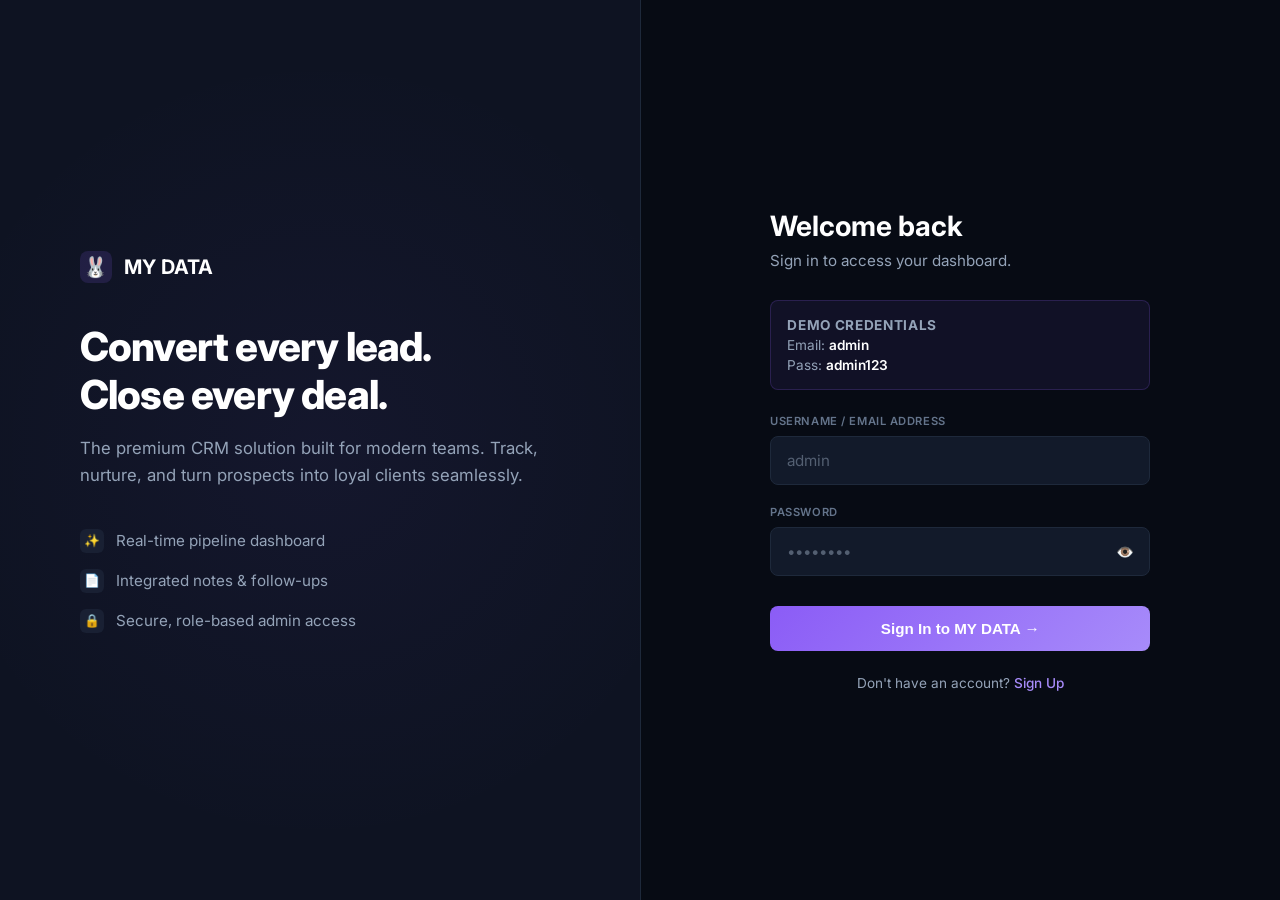
<file: task 2/index.html>
<!DOCTYPE html>
<html lang="en">
<head>
  <meta charset="UTF-8">
  <meta name="viewport" content="width=device-width, initial-scale=1.0">
  <title>MY DATA CRM | Login</title>
  <link rel="stylesheet" href="style.css">
  <link href="https://fonts.googleapis.com/css2?family=Inter:wght@400;500;600;700;800&display=swap" rel="stylesheet">
</head>
<body class="login-body">

<div class="login-split-container">
  
  <!-- Left Side: Branding -->
  <div class="login-left backdrop-glow">
    <div class="left-content">
      <div class="brand-logo">
        <div class="logo-icon-container" style="font-size: 20px;">🐰</div>
        <span class="logo-text">MY DATA</span>
      </div>
      
      <h1 class="hero-title">Convert every lead.<br>Close every deal.</h1>
      <p class="hero-subtitle">The premium CRM solution built for modern teams. Track, nurture, and turn prospects into loyal clients seamlessly.</p>
      
      <ul class="feature-list">
        <li><div class="feature-icon">✨</div> Real-time pipeline dashboard</li>
        <li><div class="feature-icon">📄</div> Integrated notes & follow-ups</li>
        <li><div class="feature-icon">🔒</div> Secure, role-based admin access</li>
      </ul>
    </div>
  </div>

  <!-- Right Side: Login Form -->
  <div class="login-right">
    <div class="login-box">
      <h2>Welcome back</h2>
      <p class="login-desc">Sign in to access your dashboard.</p>
      
      <div class="demo-credentials">
        <p class="demo-title">DEMO CREDENTIALS</p>
        <p>Email: <span class="text-white">admin</span></p>
        <p>Pass: <span class="text-white">admin123</span></p>
      </div>

      <div class="form-group">
        <label>USERNAME / EMAIL ADDRESS</label>
        <input type="text" id="username" placeholder="admin">
      </div>
      
      <div class="form-group">
        <label>PASSWORD</label>
        <div class="input-with-icon">
          <input type="password" id="password" placeholder="••••••••">
          <span class="eye-icon">👁️</span>
        </div>
      </div>
      
      <button class="primary-btn" onclick="login()">Sign In to MY DATA &rarr;</button>
      
      <p class="signup-link">Don't have an account? <a href="#">Sign Up</a></p>
    </div>
  </div>

</div>

<script src="script.js"></script>
</body>
</html
</file>
<file: task 2/style.css>
@import url('https://fonts.googleapis.com/css2?family=Inter:wght@400;500;600;700;800&display=swap');

:root {
  --bg-dark: #070B14;       /* Main deep navy background */
  --bg-panel: #0E1322;      /* Sidebar / Panels */
  --bg-input: #121A2A;      /* Input fields */
  --border-light: #1E293B;  
  
  --primary: #8B5CF6;       /* Purple gradient start */
  --primary-light: #A78BFA; /* Purple gradient end */
  --primary-glow: rgba(139, 92, 246, 0.4);
  
  --text-main: #FFFFFF;
  --text-muted: #94A3B8;
  --text-label: #64748B;
  
  /* Status Colors */
  --success: #10B981;
  --success-bg: rgba(16, 185, 129, 0.15);
  --warning: #F59E0B;
  --warning-bg: rgba(245, 158, 11, 0.15);
  --danger: #EF4444;
  --danger-bg: rgba(239, 68, 68, 0.15);
  --accent-blue: #3B82F6;
  --accent-blue-bg: rgba(59, 130, 246, 0.15);
}

* {
  box-sizing: border-box;
  margin: 0;
  padding: 0;
}

body {
  font-family: 'Inter', sans-serif;
  background-color: var(--bg-dark);
  color: var(--text-main);
  min-height: 100vh;
  -webkit-font-smoothing: antialiased;
}

/* -------------------------------------
   LOGIN PAGE SPECIFIC
-------------------------------------- */
.login-body {
  overflow: hidden;
}

.login-split-container {
  display: flex;
  height: 100vh;
}

/* Left Side */
.login-left {
  flex: 1;
  background-color: var(--bg-panel);
  position: relative;
  display: flex;
  align-items: center;
  justify-content: center;
  padding: 40px;
  border-right: 1px solid var(--border-light);
  overflow: hidden;
}

.login-left::before {
  content: "";
  position: absolute;
  top: 50%;
  left: 50%;
  transform: translate(-50%, -50%);
  width: 800px;
  height: 800px;
  background: radial-gradient(circle, rgba(139, 92, 246, 0.05) 0%, transparent 70%);
  z-index: 0;
}

.left-content {
  position: relative;
  z-index: 1;
  max-width: 480px;
}

.brand-logo {
  display: flex;
  align-items: center;
  gap: 12px;
  margin-bottom: 40px;
}

.logo-icon-container {
  width: 32px;
  height: 32px;
  background: rgba(139, 92, 246, 0.15);
  border-radius: 8px;
  display: flex;
  align-items: center;
  justify-content: center;
}

.logo-text {
  font-size: 1.25rem;
  font-weight: 700;
  color: var(--text-main);
}

.hero-title {
  font-size: 2.5rem;
  font-weight: 800;
  line-height: 1.2;
  margin-bottom: 16px;
  letter-spacing: -0.02em;
}

.hero-subtitle {
  color: var(--text-muted);
  font-size: 1.05rem;
  line-height: 1.6;
  margin-bottom: 40px;
}

.feature-list {
  list-style: none;
}

.feature-list li {
  display: flex;
  align-items: center;
  gap: 12px;
  margin-bottom: 16px;
  color: var(--text-muted);
  font-size: 0.95rem;
}

.feature-icon {
  width: 24px;
  height: 24px;
  background: #192033;
  border-radius: 6px;
  display: flex;
  align-items: center;
  justify-content: center;
  font-size: 0.8rem;
}

/* Right Side */
.login-right {
  flex: 1;
  display: flex;
  align-items: center;
  justify-content: center;
  padding: 40px;
  background-color: var(--bg-dark);
}

.login-box {
  width: 100%;
  max-width: 380px;
}

.login-box h2 {
  font-size: 1.75rem;
  font-weight: 700;
  margin-bottom: 8px;
}

.login-desc {
  color: var(--text-muted);
  font-size: 0.95rem;
  margin-bottom: 30px;
}

.demo-credentials {
  background: rgba(139, 92, 246, 0.08);
  border: 1px solid rgba(139, 92, 246, 0.2);
  border-radius: 8px;
  padding: 16px;
  margin-bottom: 24px;
}

.demo-title {
  font-size: 0.7rem;
  font-weight: 700;
  color: var(--primary-light);
  letter-spacing: 0.05em;
  margin-bottom: 6px;
}

.demo-credentials p {
  font-size: 0.85rem;
  color: var(--text-muted);
  margin-bottom: 4px;
}

.demo-credentials p:last-child {
  margin-bottom: 0;
}

.text-white {
  color: white;
  font-weight: 600;
}

/* Forms & Inputs */
.form-group {
  margin-bottom: 20px;
}

.form-group label {
  display: block;
  font-size: 0.7rem;
  font-weight: 600;
  color: var(--text-label);
  letter-spacing: 0.05em;
  margin-bottom: 8px;
}

input {
  width: 100%;
  padding: 14px 16px;
  background: var(--bg-input);
  border: 1px solid var(--border-light);
  border-radius: 8px;
  color: var(--text-main);
  font-family: inherit;
  font-size: 0.95rem;
  transition: all 0.2s ease;
}

input:focus {
  outline: none;
  border-color: var(--primary);
  box-shadow: 0 0 0 2px rgba(139, 92, 246, 0.2);
}

input::placeholder {
  color: var(--text-muted);
  opacity: 0.5;
}

.input-with-icon {
  position: relative;
}

.eye-icon {
  position: absolute;
  right: 16px;
  top: 50%;
  transform: translateY(-50%);
  color: var(--text-muted);
  cursor: pointer;
  font-size: 0.9rem;
}

.primary-btn {
  width: 100%;
  padding: 14px;
  background: linear-gradient(135deg, var(--primary), var(--primary-light));
  color: white;
  border: none;
  border-radius: 8px;
  font-size: 0.95rem;
  font-weight: 600;
  cursor: pointer;
  margin-top: 10px;
  transition: all 0.3s ease;
}

.primary-btn:hover {
  box-shadow: 0 4px 20px var(--primary-glow);
  transform: translateY(-1px);
}

.signup-link {
  text-align: center;
  margin-top: 24px;
  font-size: 0.85rem;
  color: var(--text-muted);
}

.signup-link a {
  color: var(--primary-light);
  text-decoration: none;
  font-weight: 500;
}

/* -------------------------------------
   DASHBOARD / SPA LAYOUT
-------------------------------------- */
.app-container {
  display: flex;
  height: 100vh;
  overflow: hidden;
}

/* Sidebar */
.sidebar {
  width: 250px;
  background-color: var(--bg-panel);
  border-right: 1px solid var(--border-light);
  display: flex;
  flex-direction: column;
  padding: 24px 16px;
}

.sidebar .brand-logo {
  margin-bottom: 40px;
  padding: 0 12px;
}

.nav-section-title {
  font-size: 0.65rem;
  color: var(--text-label);
  letter-spacing: 0.1em;
  font-weight: 700;
  margin-bottom: 12px;
  padding: 0 12px;
  text-transform: uppercase;
}

.nav-items {
  list-style: none;
  margin-bottom: 30px;
}

.nav-items li {
  margin-bottom: 4px;
}

.nav-items a {
  display: flex;
  align-items: center;
  gap: 12px;
  padding: 10px 12px;
  border-radius: 8px;
  color: var(--text-muted);
  text-decoration: none;
  font-size: 0.9rem;
  font-weight: 500;
  transition: all 0.2s ease;
  cursor: pointer;
}

.nav-items a:hover {
  background: rgba(255, 255, 255, 0.03);
  color: var(--text-main);
}

.nav-items a.active {
  background: linear-gradient(90deg, rgba(139, 92, 246, 0.15), transparent);
  color: var(--text-main);
  border-left: 3px solid var(--primary);
  border-radius: 0 8px 8px 0;
}

.nav-settings {
  flex: 1;
}

.user-profile {
  display: flex;
  align-items: center;
  gap: 12px;
  padding: 12px;
  background: var(--bg-dark);
  border: 1px solid var(--border-light);
  border-radius: 12px;
  cursor: pointer;
}

.avatar {
  width: 36px;
  height: 36px;
  background: linear-gradient(135deg, #F59E0B, #EF4444);
  border-radius: 8px;
  display: flex;
  align-items: center;
  justify-content: center;
  font-weight: 700;
  font-size: 0.9rem;
}

.user-info .name {
  font-size: 0.85rem;
  font-weight: 600;
  margin-bottom: 2px;
}
.user-info .role {
  font-size: 0.75rem;
  color: var(--text-muted);
}

/* Main Content Area */
.main-content {
  flex: 1;
  overflow-y: auto;
  padding: 30px 40px;
  background-color: var(--bg-dark);
}

/* Top Header elements */
.page-header {
  display: flex;
  justify-content: space-between;
  align-items: flex-end;
  margin-bottom: 30px;
}

.page-header h1 {
  font-size: 1.75rem;
  font-weight: 700;
  margin-bottom: 4px;
}

.page-header p {
  color: var(--text-muted);
  font-size: 0.9rem;
}

/* Top Stats Grid */
.stats-grid {
  display: grid;
  grid-template-columns: repeat(4, 1fr);
  gap: 20px;
  margin-bottom: 30px;
}

.stat-card {
  background: var(--bg-panel);
  border: 1px solid var(--border-light);
  border-radius: 12px;
  padding: 20px;
  position: relative;
}

.stat-title {
  font-size: 0.7rem;
  font-weight: 700;
  color: var(--text-label);
  letter-spacing: 0.05em;
  margin-bottom: 12px;
  text-transform: uppercase;
}

.stat-value {
  font-size: 2rem;
  font-weight: 700;
  margin-bottom: 8px;
}

.stat-desc {
  font-size: 0.75rem;
  color: var(--text-muted);
  display: flex;
  align-items: center;
  gap: 6px;
}

.stat-desc::before {
  content: "";
  display: inline-block;
  width: 6px;
  height: 6px;
  border-radius: 50%;
  background: var(--primary);
}

/* Charts Grid */
.charts-grid {
  display: grid;
  grid-template-columns: 2fr 1fr;
  gap: 20px;
  margin-bottom: 30px;
}

.chart-card {
  background: var(--bg-panel);
  border: 1px solid var(--border-light);
  border-radius: 12px;
  padding: 24px;
}

.chart-card h3 {
  font-size: 0.95rem;
  font-weight: 600;
  margin-bottom: 20px;
}

.chart-container {
  height: 250px;
  width: 100%;
}

/* -------------------------------------
   ALL LEADS VIEW (TABLE)
-------------------------------------- */
.filters-bar {
  display: flex;
  gap: 15px;
  margin-bottom: 20px;
  background: var(--bg-panel);
  padding: 16px;
  border-radius: 12px;
  border: 1px solid var(--border-light);
  align-items: center;
}

.filters-bar input, .filters-bar select {
  padding: 10px 14px;
  border-radius: 8px;
  margin: 0;
  background: var(--bg-input);
  border: 1px solid var(--border-light);
  color: var(--text-main);
  font-size: 0.85rem;
}

.filters-bar select {
  cursor: pointer;
  appearance: none;
  padding-right: 30px;
  background-image: url("data:image/svg+xml;charset=UTF-8,%3csvg xmlns='http://www.w3.org/2000/svg' viewBox='0 0 24 24' fill='none' stroke='%2394A3B8' stroke-width='2' stroke-linecap='round' stroke-linejoin='round'%3e%3cpolyline points='6 9 12 15 18 9'%3e%3c/polyline%3e%3c/svg%3e");
  background-repeat: no-repeat;
  background-position: right 10px center;
  background-size: 14px;
}

.search-input {
  flex: 1;
}

.date-inputs {
  display: flex;
  align-items: center;
  gap: 8px;
  color: var(--text-label);
  font-size: 0.75rem;
  font-weight: 600;
}

/* The Table Itself */
.data-table-container {
  background: var(--bg-panel);
  border: 1px solid var(--border-light);
  border-radius: 12px;
  overflow: auto;
}

table {
  width: 100%;
  border-collapse: collapse;
  min-width: 900px;
}

th {
  background: rgba(0,0,0,0.15);
  padding: 14px 24px;
  font-size: 0.7rem;
  font-weight: 700;
  color: var(--text-label);
  letter-spacing: 0.05em;
  text-transform: uppercase;
  text-align: left;
  border-bottom: 1px solid var(--border-light);
}

td {
  padding: 16px 24px;
  font-size: 0.9rem;
  border-bottom: 1px solid rgba(255,255,255,0.03);
  vertical-align: middle;
}

tr:last-child td { border-bottom: none; }
tr:hover td { background: rgba(255,255,255,0.02); }

/* Table specific styling elements */
.lead-cell {
  display: flex;
  align-items: center;
  gap: 12px;
}

.lead-avatar {
  width: 32px;
  height: 32px;
  border-radius: 6px;
  background: var(--primary-glow);
  display: flex;
  align-items: center;
  justify-content: center;
  font-size: 0.8rem;
  font-weight: 700;
  color: var(--primary-light);
}

.lead-info strong {
  display: block;
  font-size: 0.9rem;
  margin-bottom: 2px;
}
.lead-info span {
  font-size: 0.75rem;
  color: var(--text-muted);
}

.status-badge {
  padding: 6px 12px;
  border-radius: 100px;
  font-size: 0.75rem;
  font-weight: 600;
  display: inline-flex;
  align-items: center;
  gap: 6px;
}

.status-badge::before {
  content: "";
  width: 6px;
  height: 6px;
  border-radius: 50%;
}

.status-new { color: var(--accent-blue); background: var(--accent-blue-bg); }
.status-new::before { background: var(--accent-blue); }

.status-contacted { color: var(--warning); background: var(--warning-bg); }
.status-contacted::before { background: var(--warning); }

.status-converted { color: var(--success); background: var(--success-bg); }
.status-converted::before { background: var(--success); }

.status-lost { color: var(--danger); background: var(--danger-bg); }
.status-lost::before { background: var(--danger); }

.source-badge {
  font-size: 0.8rem;
  color: var(--text-muted);
  display: flex;
  align-items: center;
  gap: 6px;
}

/* Action buttons in rows */
.row-actions {
  display: flex;
  gap: 8px;
}
.icon-btn {
  background: transparent;
  width: 32px;
  height: 32px;
  padding: 0;
  border: 1px solid transparent;
  display: flex;
  align-items: center;
  justify-content: center;
  border-radius: 6px;
  color: var(--text-muted);
}
.icon-btn:hover {
  background: rgba(255,255,255,0.05);
  border-color: var(--border-light);
  color: var(--text-main);
  transform: translateY(0);
  box-shadow: none;
}
.icon-btn.delete:hover {
  color: var(--danger);
}

/* Utility to hide views */
.hidden {
  display: none !important;
}

.header-actions {
  display: flex;
  gap: 12px;
}
.header-actions button {
  width: auto;
  padding: 10px 16px;
  font-size: 0.85rem;
  margin: 0;
}

/* -------------------------------------
   CALENDAR UI
-------------------------------------- */
.calendar-container {
  padding: 20px;
  display: flex;
  flex-direction: column;
  height: 600px;
}
.calendar-header-row {
  display: grid;
  grid-template-columns: repeat(7, 1fr);
  text-align: center;
  font-weight: 700;
  font-size: 0.8rem;
  color: var(--text-label);
  padding-bottom: 10px;
  border-bottom: 1px solid var(--border-light);
  margin-bottom: 10px;
}
.calendar-grid {
  display: grid;
  grid-template-columns: repeat(7, 1fr);
  grid-auto-rows: minmax(80px, 1fr);
  gap: 8px;
  flex: 1;
}
.calendar-day {
  background: var(--bg-input);
  border: 1px solid var(--border-light);
  border-radius: 8px;
  padding: 8px;
  position: relative;
  display: flex;
  flex-direction: column;
  transition: all 0.2s;
}
.calendar-day:hover {
  border-color: var(--primary-light);
}
.calendar-day.empty {
  opacity: 0.3;
  pointer-events: none;
}
.day-number {
  font-weight: 700;
  font-size: 0.9rem;
  margin-bottom: 6px;
  color: var(--text-muted);
}
.calendar-day.today .day-number {
  color: var(--primary-light);
}
.calendar-day.today {
  border-color: var(--primary);
  background: rgba(139, 92, 246, 0.05);
}
.leads-container {
  flex: 1;
  display: flex;
  flex-direction: column;
  gap: 4px;
  overflow-y: auto;
  margin-bottom: 20px;
}
.calendar-lead-badge {
  background: var(--primary-glow);
  color: white;
  font-size: 0.65rem;
  padding: 2px 6px;
  border-radius: 4px;
  white-space: nowrap;
  overflow: hidden;
  text-overflow: ellipsis;
}
.note-toggle {
  position: absolute;
  bottom: 6px;
  right: 6px;
  background: rgba(255,255,255,0.1);
  border: none;
  font-size: 0.8rem;
  border-radius: 4px;
  padding: 4px 6px;
  cursor: pointer;
  color: white;
  transition: all 0.2s;
}
.note-toggle:hover {
  background: var(--primary);
}
.note-toggle.has-note {
  background: var(--warning);
  color: black;
}
</file>
